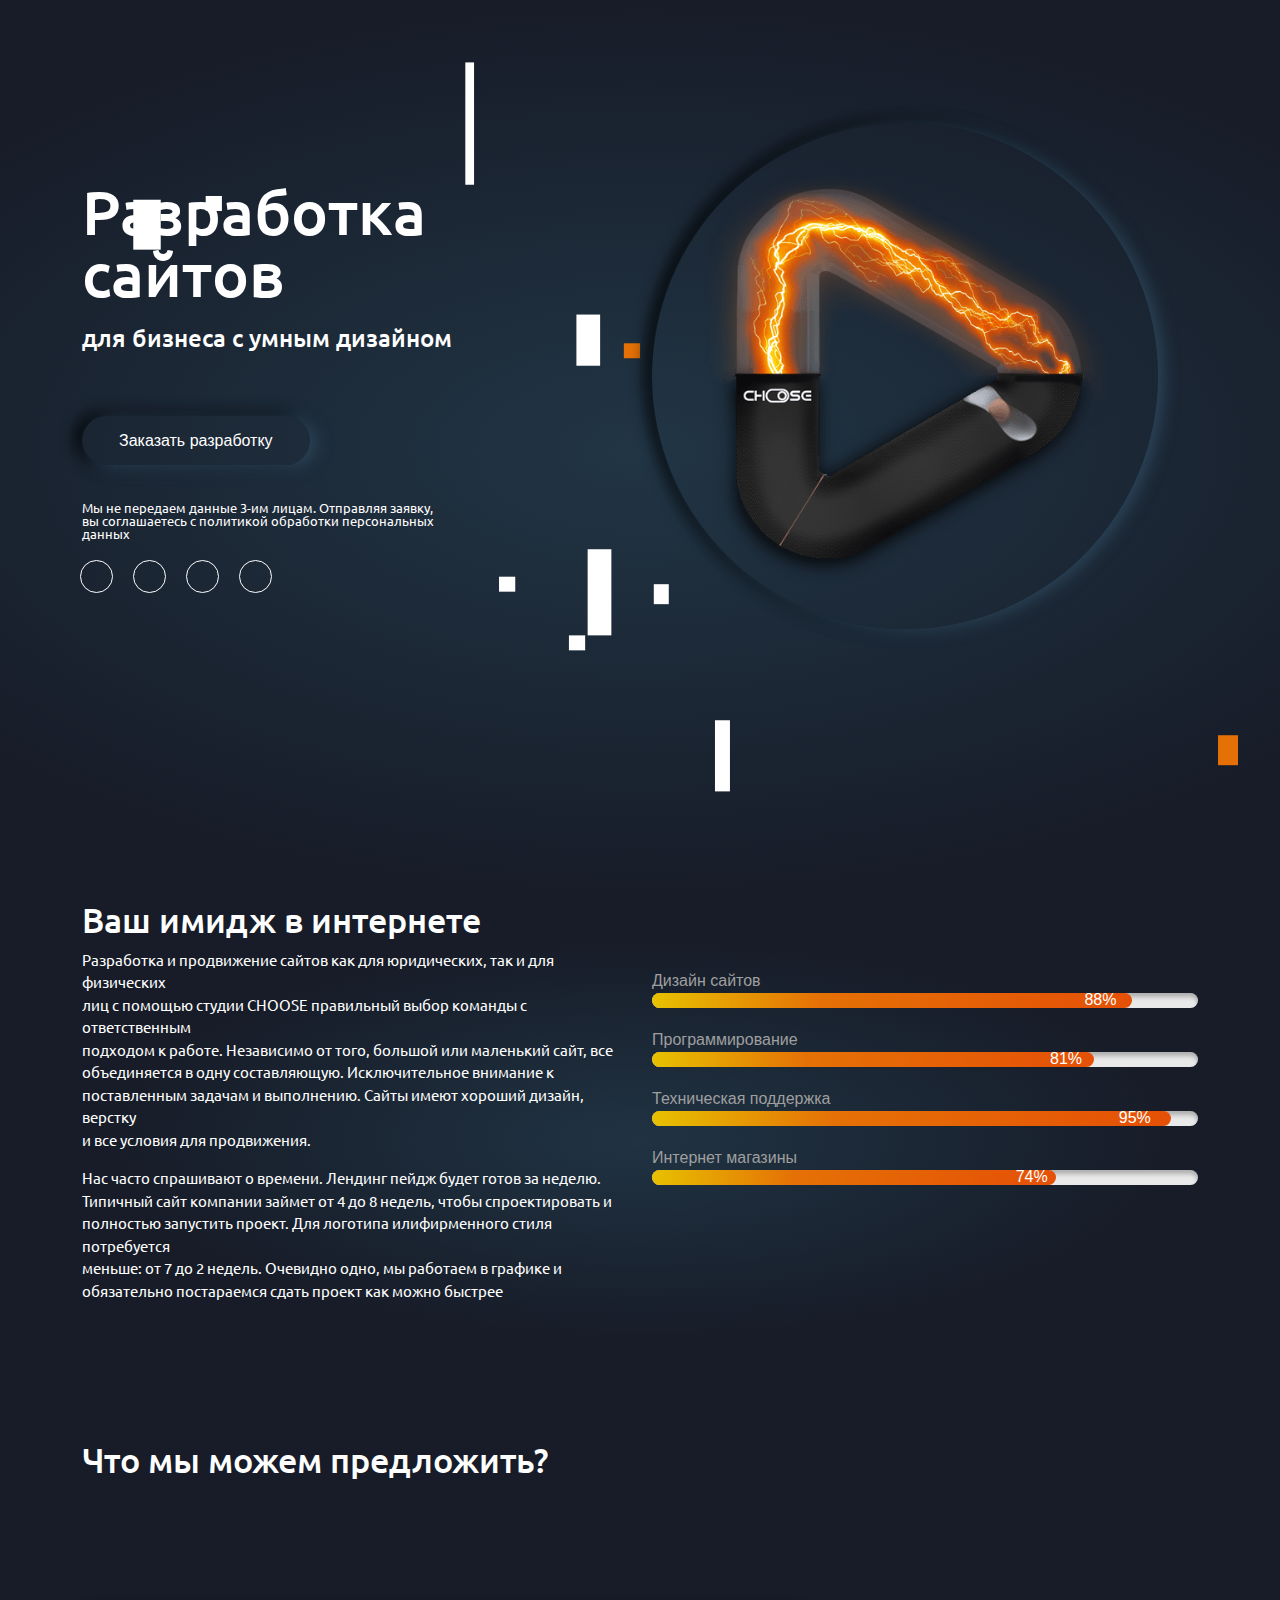
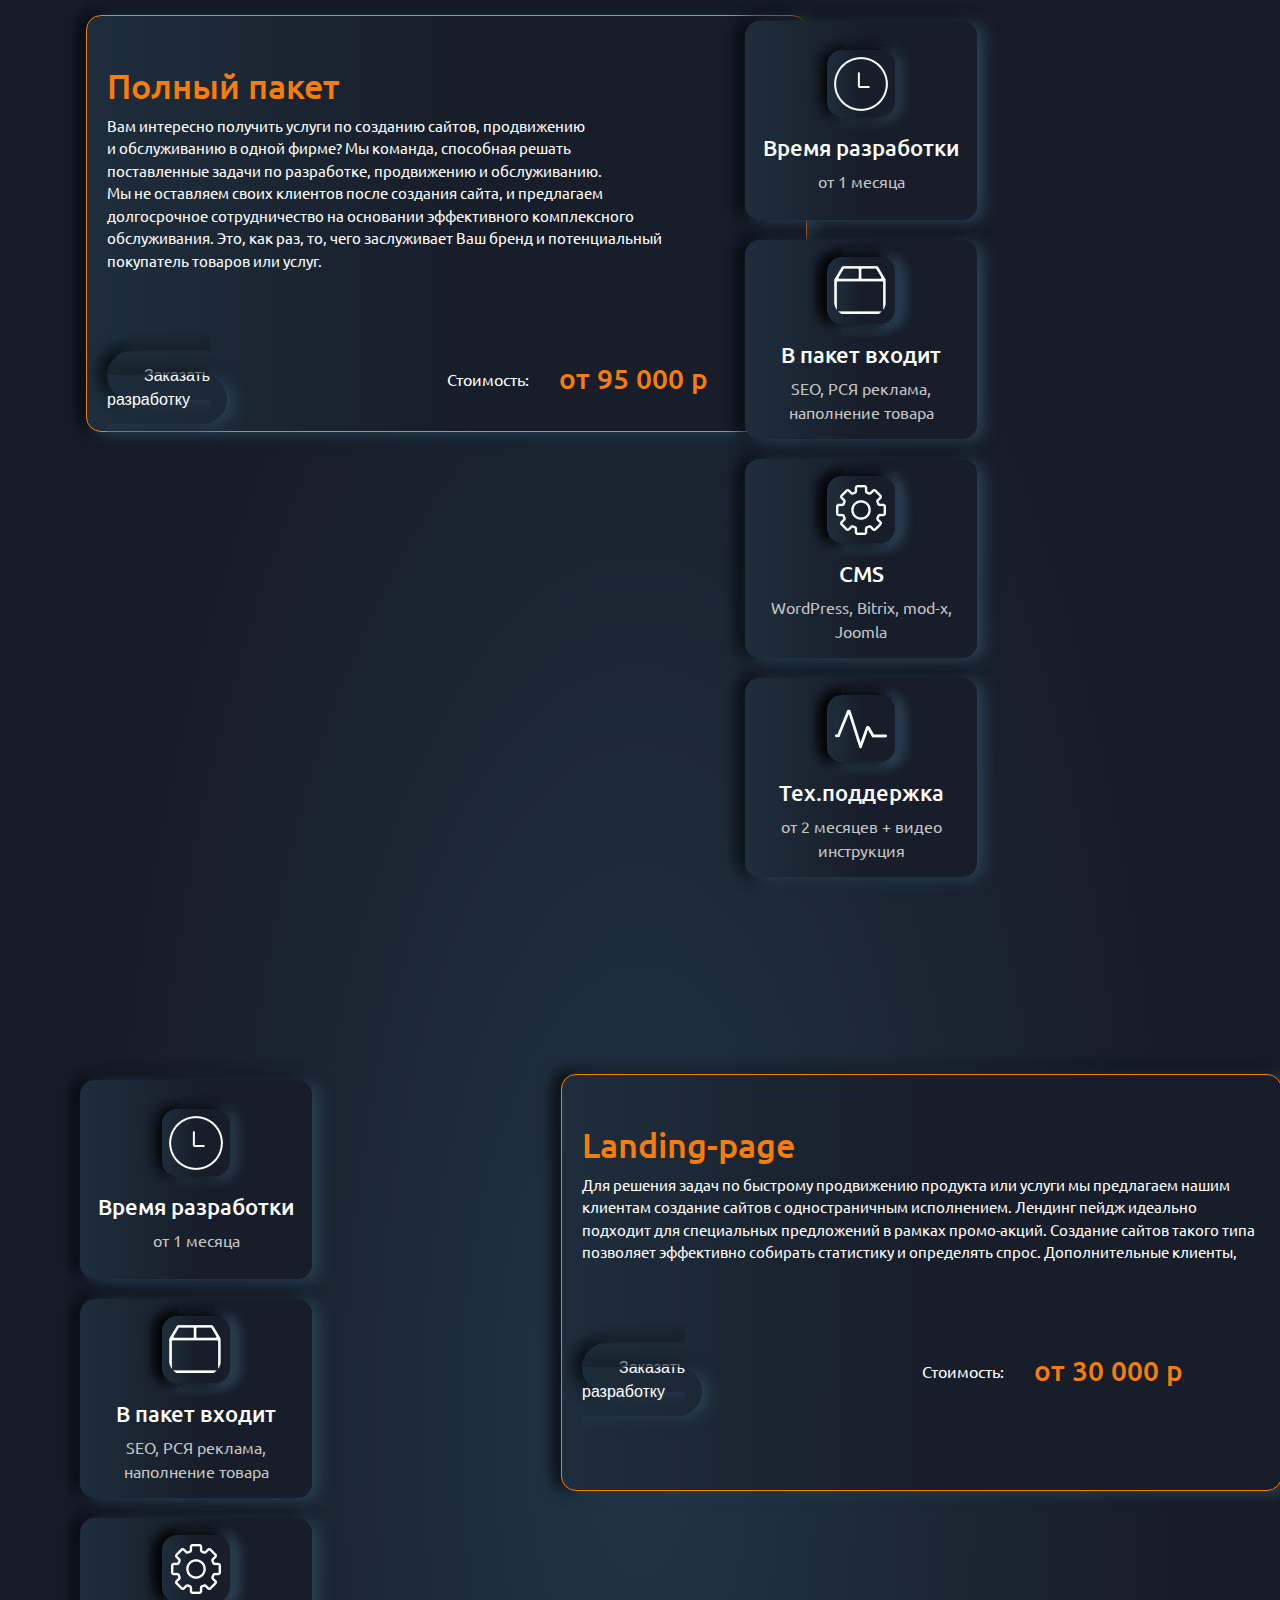
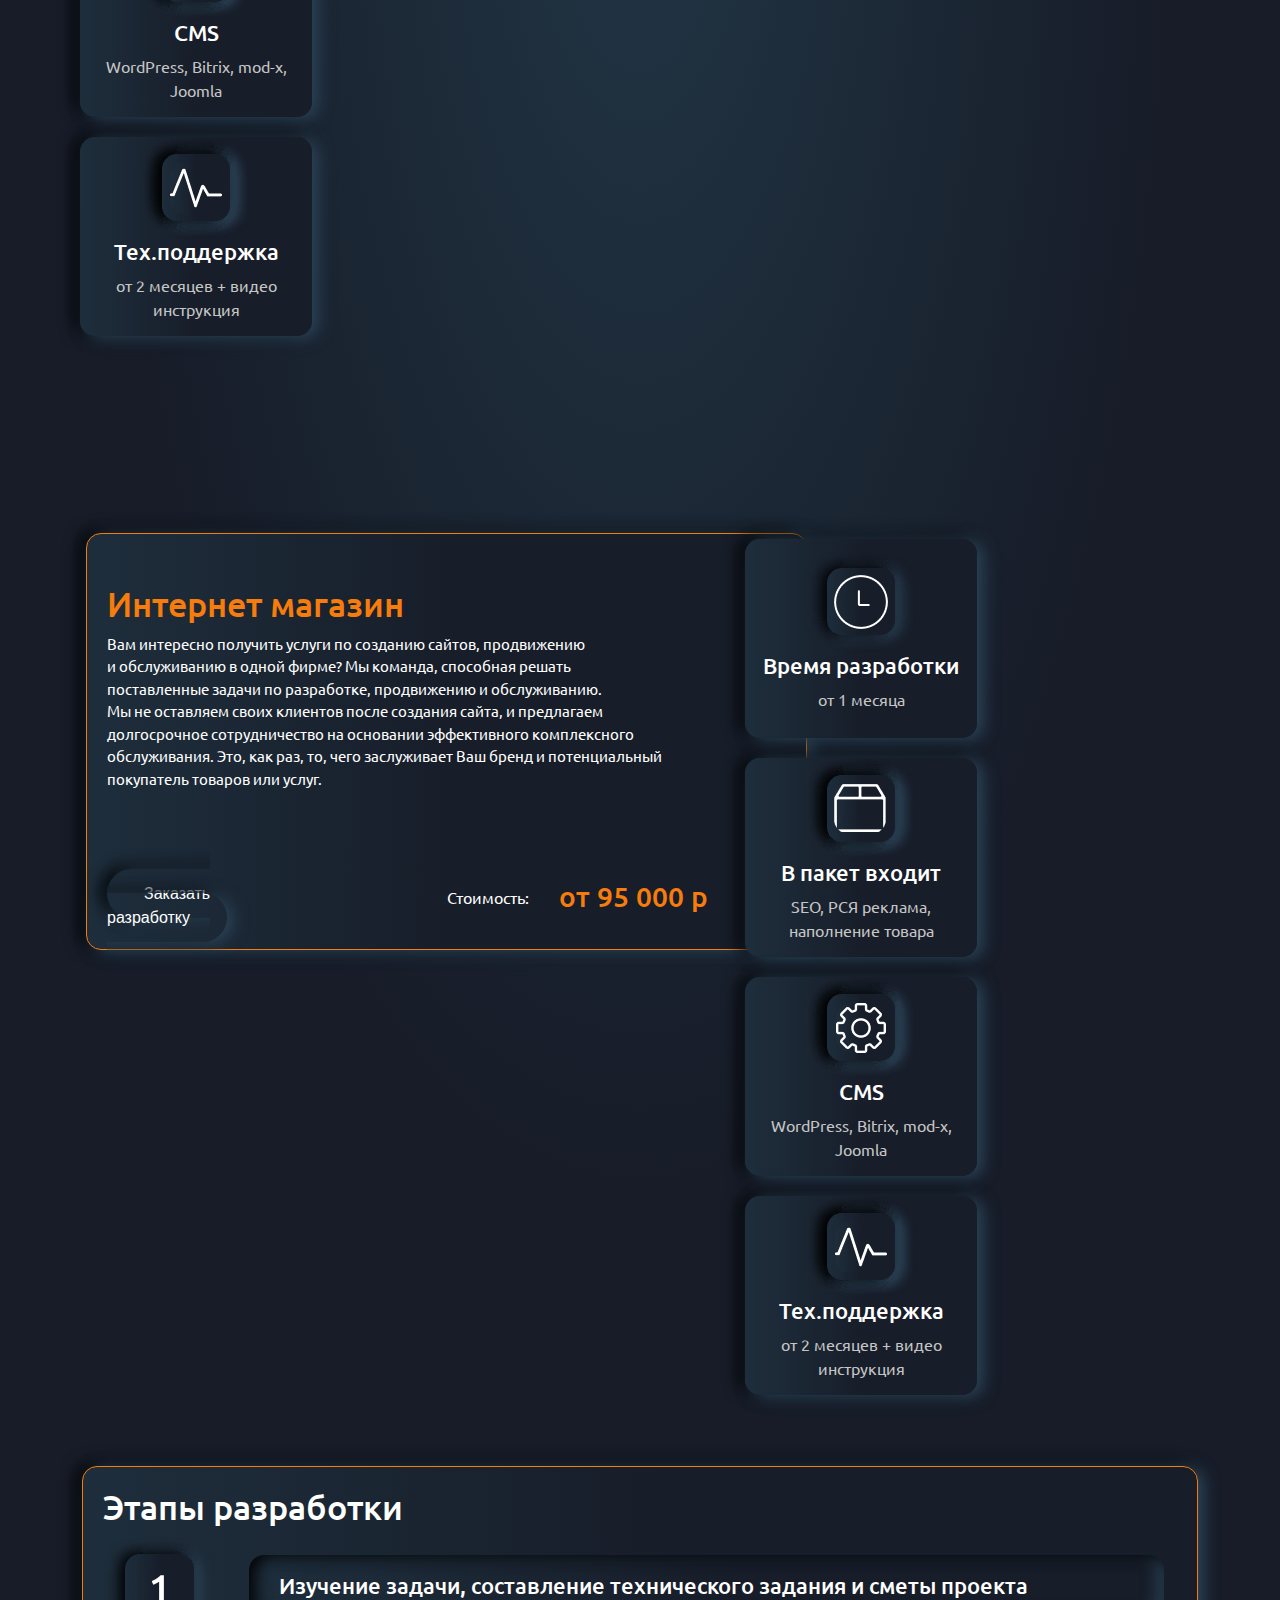
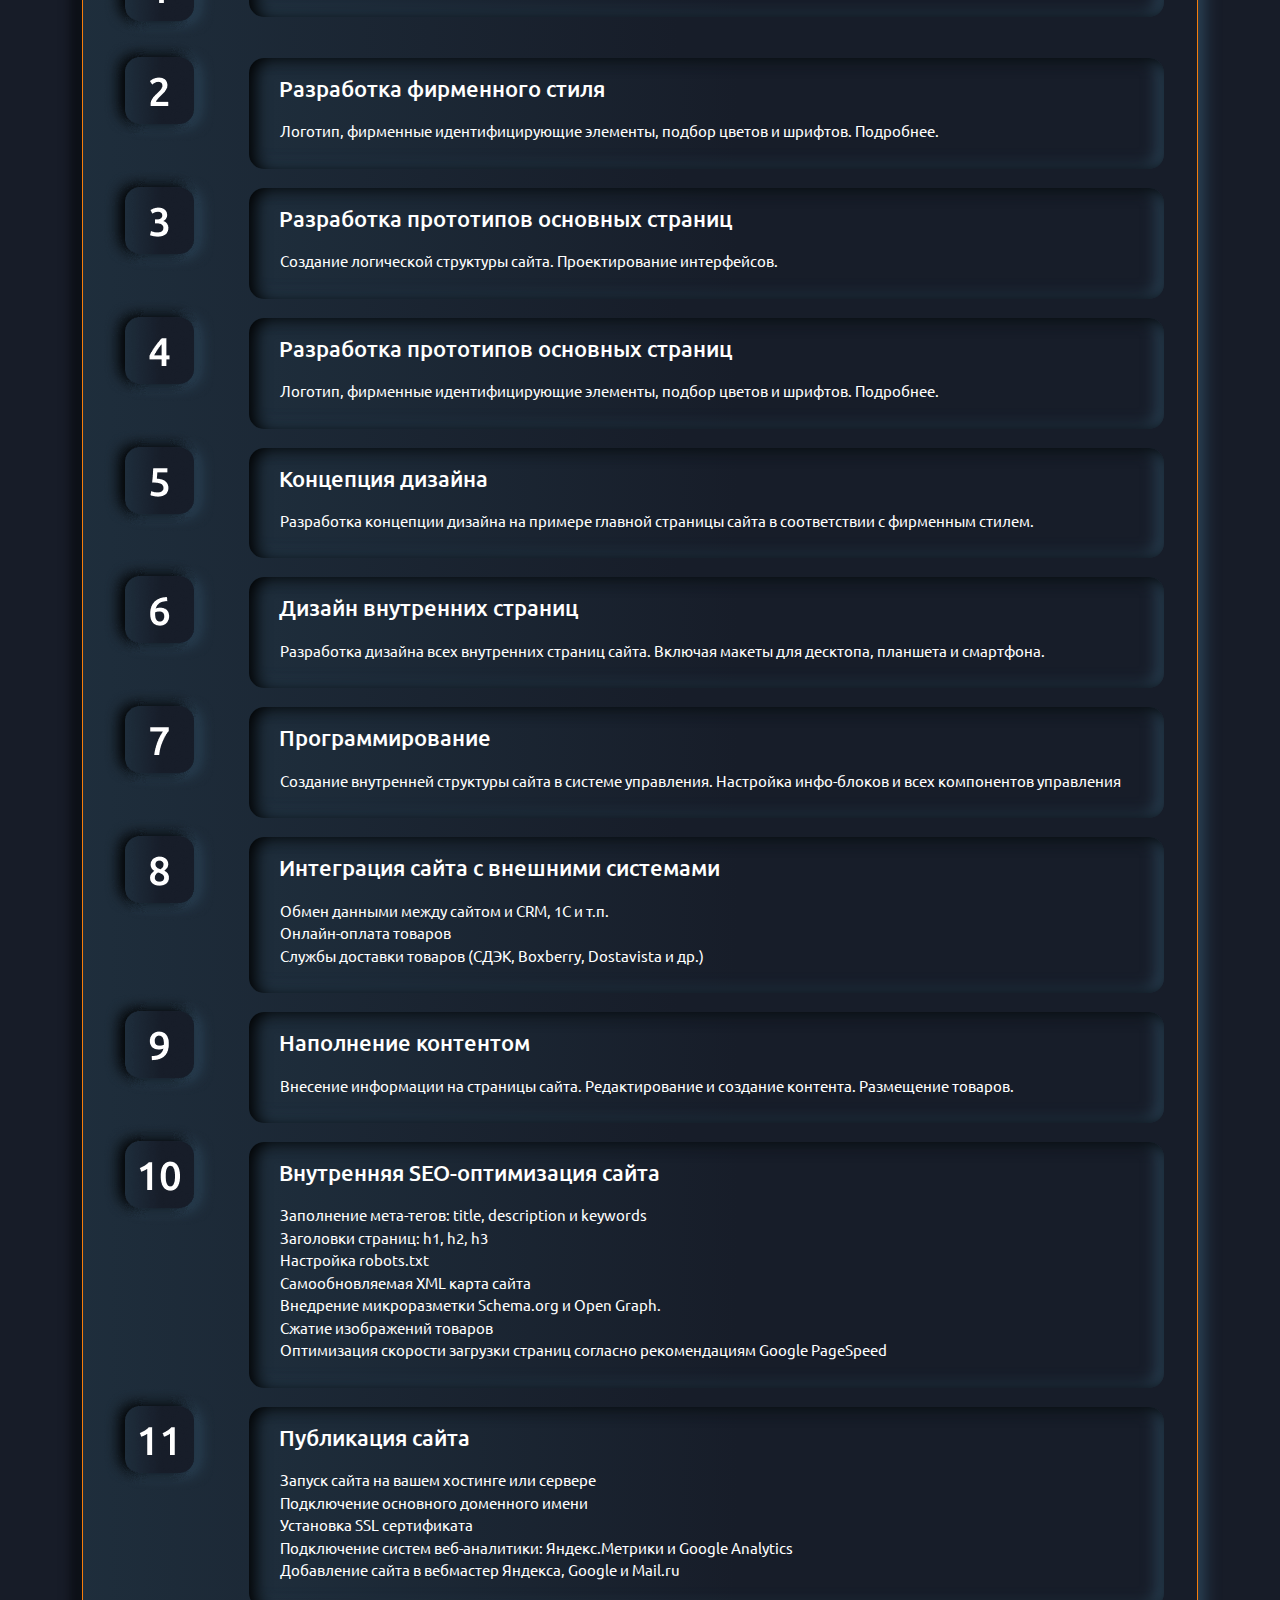
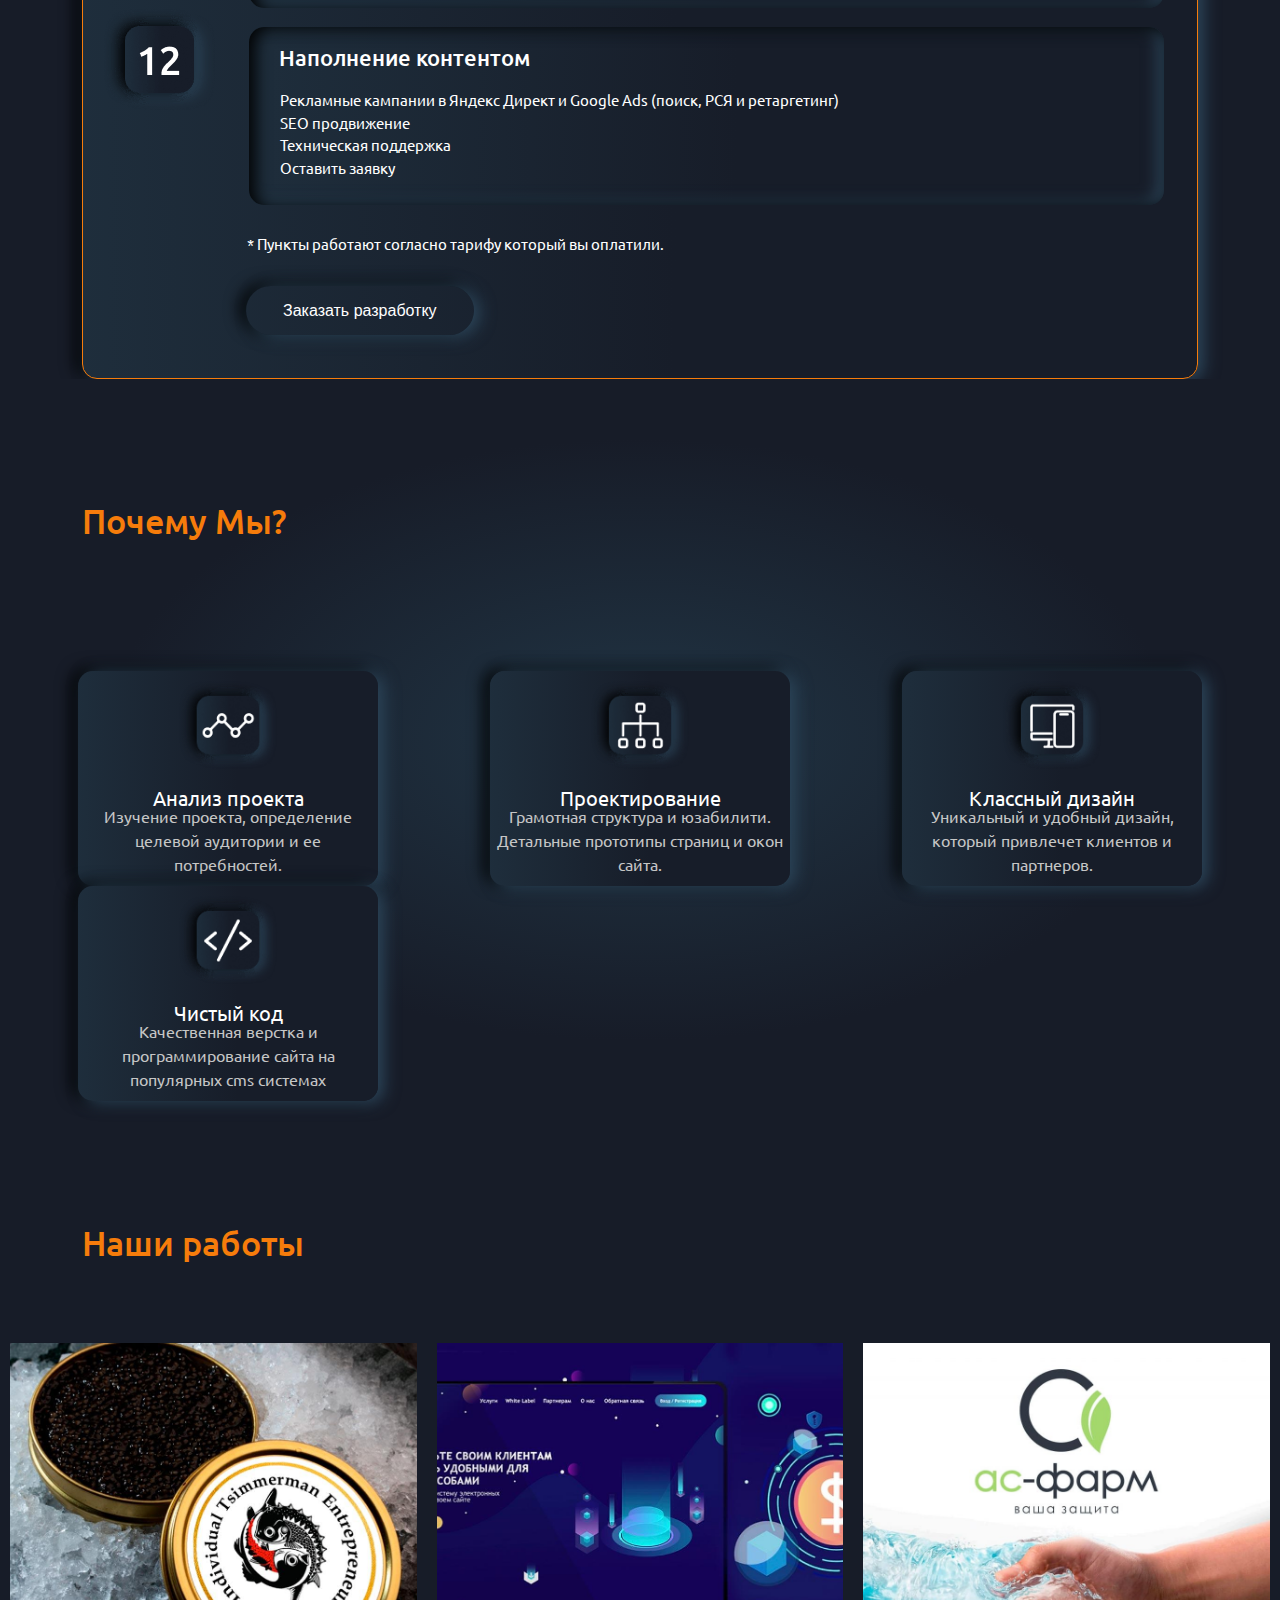
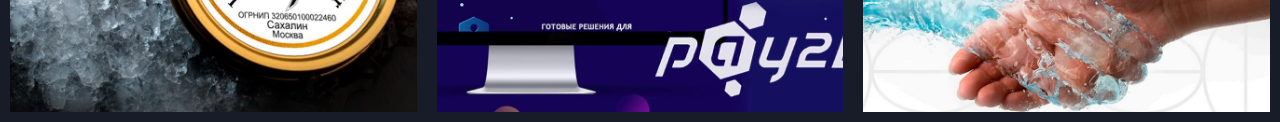
<file: index.html>
<!DOCTYPE html>
<html lang="en">
<head>
    <meta charset="UTF-8">
    <title>Title</title>
    <link rel="stylesheet" href="css_y/bootstrap.min.css">
    <link rel="stylesheet" href="css_y/style_y.css">
    <link href="https://fonts.googleapis.com/css2?family=Ubuntu:wght@500&display=swap" rel="stylesheet">
    <link rel="stylesheet" href="https://pro.fontawesome.com/releases/v5.10.0/css/all.css"
          integrity="sha384-AYmEC3Yw5cVb3ZcuHtOA93w35dYTsvhLPVnYs9eStHfGJvOvKxVfELGroGkvsg+p" crossorigin="anonymous"/>

</head>
<body>

<section id="hero">
    <div class="container">
        <div class="row">
            <div class="hero__left col-6">
                <h1>Разработка <br> сайтов</h1>
                <h3>для бизнеса с умным дизайном</h3>
                <div class="hero__left__btn">
                    <a href="#">
                        <span>Заказать разработку</span>
                    </a>
                </div>
                <h2>Мы не передаем данные 3-им лицам. Отправляя заявку,<br>
                    вы соглашаетесь с политикой обработки персональных <br>данных</h2>
                <div class="hero__left__icons row">
                    <div>
                        <a href="#">
                            <i class="fab fa-facebook"></i>
                        </a>
                    </div>
                    <div>
                        <a href="#">
                            <i class="fab fa-youtube"></i>
                        </a>
                    </div>
                    <div>
                        <a href="#">
                            <i class="fab fa-vk"></i>
                        </a>
                    </div>
                    <div>
                        <a href="#">
                            <i class="fab fa-instagram"></i>
                        </a>
                    </div>
                </div>
            </div>
            <div class="hero__right col-6">
                <div class="hero__right__circle">
                    <img src="./img_y/qqq.png" alt="">
                </div>
            </div>
        </div>
    </div>
</section>
<section id="about">
    <div class="container">
        <div class="row about__row">
            <h2 class="about__title">Ваш имидж в интернете</h2>
            <div class="about__left col-6">
                <p>Разработка и продвижение сайтов как для юридических, так и для физических<br> лиц с помощью студии
                    CHOOSE правильный выбор
                    команды с ответственным <br>подходом к работе. Независимо от того, большой или маленький сайт, все
                    <br> объединяется в одну составляющую.
                    Исключительное внимание к <br>поставленным задачам и выполнению. Сайты имеют хороший дизайн, верстку
                    <br>и все условия для продвижения.</p>
                <p>Нас часто спрашивают о времени. Лендинг пейдж будет готов за неделю.<br> Типичный сайт компании
                    займет от 4 до 8 недель, чтобы
                    спроектировать и <br>полностью запустить проект. Для логотипа илифирменного стиля потребуется <br>меньше:
                    от 7 до 2 недель. Очевидно
                    одно, мы работаем в графике и <br>обязательно постараемся сдать проект как можно быстрее</p>
            </div>
            <div class="about__right col-6">
                <div class="widget">
                    <span>Дизайн сайтов</span>
                    <div class="first__widget ">
                        <div class="widget__inner">
                            <p>88%</p>
                        </div>
                    </div>
                </div>
                <div class="widget">
                    <span>Программирование</span>
                    <div class="first__widget ">
                        <div class="widget__inner2">
                            <p>81%</p>
                        </div>
                    </div>
                </div>
                <div class="widget">
                    <span>Техническая поддержка</span>
                    <div class="first__widget ">
                        <div class="widget__inner3">
                            <p>95%</p>
                        </div>
                    </div>
                </div>
                <div class="widget">
                    <span>Интернет магазины</span>
                    <div class="first__widget ">
                        <div class="widget__inner4">
                            <p>74%</p>
                        </div>
                    </div>
                </div>
            </div>
        </div>
    </div>
</section>
<section id="offers">
    <div class="container">
        <h2 class="offers__title">Что мы можем предложить?</h2>
        <div class="row offers__row">
            <div class="offers__left col-7">
                <div class="offers__left__box">
                    <h2>Полный пакет</h2>
                    <p>
                        Вам интересно получить услуги по созданию сайтов, продвижению <br>и обслуживанию в одной фирме?
                        Мы команда, способная решать
                        <br>поставленные задачи по разработке, продвижению и обслуживанию. <br> Мы не оставляем своих
                        клиентов после создания сайта, и предлагаем
                        <br>долгосрочное сотрудничество на основании эффективного комплексного <br>обслуживания. Это,
                        как раз, то, чего заслуживает Ваш бренд и потенциальный
                        <br>покупатель товаров или услуг.
                    </p>
                    <div class="offers__left__bottom d-flex">
                        <div class="offers__left__btn ">
                            <a href="#">
                                <span>Заказать разработку</span>
                            </a>
                        </div>
                        <div class="offers__left__buy col-6 d-flex ">
                            <div>
                                <h3>Стоимость:</h3>
                            </div>
                            <div>
                                <p>от 95 000 р</p>
                            </div>
                        </div>
                    </div>

                </div>
            </div>
            <div class="offers__right col-5">
                <div class="row offers__right__top__row">
                    <div class="offers__right__block">
                        <img src="./img_y/Group-33.png" alt="">
                        <h2>Время разработки</h2>
                        <p>от 1 месяца</p>
                    </div>
                    <div class="offers__right__block">
                        <img src="./img_y/Group-12.png" alt="">
                        <h2>В пакет входит</h2>
                        <p>SEO, РСЯ реклама,
                            наполнение товара</p>
                    </div>
                </div>
                <div class="row offers__right__top__row">
                    <div class="offers__right__block">
                        <img src="./img_y/Group-13.png" alt="">
                        <h2>CMS</h2>
                        <p>WordPress, Bitrix,
                            mod-x, Joomla</p>
                    </div>
                    <div class="offers__right__block">
                        <img src="./img_y/Group-14.png" alt="">
                        <h2>Тех.поддержка</h2>
                        <p>от 2 месяцев
                            + видео инструкция</p>
                    </div>
                </div>
            </div>
        </div>
        <div class="row offers__row">
            <div class="offers__right col-5">
                <div class="row offers__right__top__row2">
                    <div class="offers__right__block">
                        <img src="./img_y/Group-33.png" alt="">
                        <h2>Время разработки</h2>
                        <p>от 1 месяца</p>
                    </div>
                    <div class="offers__right__block">
                        <img src="./img_y/Group-12.png" alt="">
                        <h2>В пакет входит</h2>
                        <p>SEO, РСЯ реклама,
                            наполнение товара</p>
                    </div>
                </div>
                <div class="row offers__right__top__row2">
                    <div class="offers__right__block">
                        <img src="./img_y/Group-13.png" alt="">
                        <h2>CMS</h2>
                        <p>WordPress, Bitrix,
                            mod-x, Joomla</p>
                    </div>
                    <div class="offers__right__block">
                        <img src="./img_y/Group-14.png" alt="">
                        <h2>Тех.поддержка</h2>
                        <p>от 2 месяцев
                            + видео инструкция</p>
                    </div>
                </div>
            </div>
            <div class="offers__left col-7">
                <div class="offers__left__box">
                    <h2>Landing-page</h2>
                    <p>
                        Для решения задач по быстрому продвижению продукта или услуги мы предлагаем нашим <br>клиентам
                        создание сайтов с одностраничным исполнением. Лендинг пейдж идеально
                        <br>подходит для специальных предложений в рамках промо-акций. Создание сайтов такого типа
                        позволяет эффективно собирать статистику и определять спрос. Дополнительные клиенты,
                    </p>

                    <div class="offers__left__bottom d-flex">
                        <div class="offers__left__btn ">
                            <a href="#">
                                <span>Заказать разработку</span>
                            </a>
                        </div>
                        <div class="offers__left__buy col-6 d-flex ">
                            <div>
                                <h3>Стоимость:</h3>
                            </div>
                            <div>
                                <p>от 30 000 р</p>
                            </div>
                        </div>
                    </div>
                </div>
            </div>
        </div>
        <div class="row offers__row">
            <div class="offers__left col-7">
                <div class="offers__left__box">
                    <h2>Интернет магазин</h2>
                    <p>
                        Вам интересно получить услуги по созданию сайтов, продвижению <br>и обслуживанию в одной фирме?
                        Мы команда, способная решать
                        <br>поставленные задачи по разработке, продвижению и обслуживанию. <br>Мы не оставляем своих
                        клиентов после создания сайта, и предлагаем
                        <br>долгосрочное сотрудничество на основании эффективного комплексного <br> обслуживания. Это,
                        как раз, то, чего заслуживает Ваш бренд и потенциальный
                        <br>покупатель товаров или услуг.
                    </p>
                    <div class="offers__left__bottom d-flex">
                        <div class="offers__left__btn ">
                            <a href="#">
                                <span>Заказать разработку</span>
                            </a>
                        </div>
                        <div class="offers__left__buy col-6 d-flex ">
                            <div>
                                <h3>Стоимость:</h3>
                            </div>
                            <div>
                                <p>от 95 000 р</p>
                            </div>
                        </div>
                    </div>

                </div>
            </div>
            <div class="offers__right col-5">
                <div class="row offers__right__top__row">
                    <div class="offers__right__block">
                        <img src="./img_y/Group-33.png" alt="">
                        <h2>Время разработки</h2>
                        <p>от 1 месяца</p>
                    </div>
                    <div class="offers__right__block">
                        <img src="./img_y/Group-12.png" alt="">
                        <h2>В пакет входит</h2>
                        <p>SEO, РСЯ реклама,
                            наполнение товара</p>
                    </div>
                </div>
                <div class="row offers__right__top__row">
                    <div class="offers__right__block">
                        <img src="./img_y/Group-13.png" alt="">
                        <h2>CMS</h2>
                        <p>WordPress, Bitrix,
                            mod-x, Joomla</p>
                    </div>
                    <div class="offers__right__block">
                        <img src="./img_y/Group-14.png" alt="">
                        <h2>Тех.поддержка</h2>
                        <p>от 2 месяцев
                            + видео инструкция</p>
                    </div>
                </div>
            </div>
        </div>
    </div>
</section>
<section id="development">
    <div class="container">
        <div class="development__box">
            <h2>Этапы разработки</h2>
            <div class="row">
                <div class="num col-lg-2">
                    <img src="./img_y/Group-15-1.png" alt="">
                </div>
                <div class="development__box__text col-lg-10">
                    <h3>Изучение задачи, составление технического задания и сметы проекта</h3>
                </div>
            </div>
            <div class="row">
                <div class="num col-lg-2">
                    <img src="./img_y/Group-16-1.png" alt="">
                </div>
                <div class="development__box__text col-lg-10">
                    <h3>Разработка фирменного стиля</h3>
                    <p>Логотип, фирменные идентифицирующие элементы, подбор цветов и шрифтов. Подробнее.</p>
                </div>
            </div>
            <div class="row">
                <div class="num col-lg-2">
                    <img src="./img_y/Group-17-1.png" alt="">
                </div>
                <div class="development__box__text col-lg-10">
                    <h3>Разработка прототипов основных страниц</h3>
                    <p>Создание логической структуры сайта. Проектирование интерфейсов.</p>
                </div>
            </div>
            <div class="row">
                <div class="num col-lg-2">
                    <img src="./img_y/Group-18-1.png" alt="">
                </div>
                <div class="development__box__text col-lg-10">
                    <h3>Разработка прототипов основных страниц</h3>
                    <p>Логотип, фирменные идентифицирующие элементы, подбор цветов и шрифтов. Подробнее.</p>
                </div>
            </div>
            <div class="row">
                <div class="num col-lg-2">
                    <img src="./img_y/Group-19-1.png" alt="">
                </div>
                <div class="development__box__text col-lg-10">
                    <h3>Концепция дизайна</h3>
                    <p>Разработка концепции дизайна на примере главной страницы сайта в соответствии с фирменным стилем.</p>
                </div>
            </div>
            <div class="row">
                <div class="num col-lg-2">
                    <img src="./img_y/Group-20-1.png" alt="">
                </div>
                <div class="development__box__text col-lg-10">
                    <h3>Дизайн внутренних страниц</h3>
                    <p>Разработка дизайна всех внутренних страниц сайта. Включая макеты для десктопа, планшета и смартфона.</p>
                </div>
            </div>
            <div class="row">
                <div class="num col-lg-2">
                    <img src="./img_y/Group-21-1.png" alt="">
                </div>
                <div class="development__box__text col-lg-10">
                    <h3>Программирование</h3>
                    <p>Создание внутренней структуры сайта в системе управления. Настройка инфо-блоков и всех компонентов управления</p>
                </div>
            </div>
            <div class="row">
                <div class="num col-lg-2">
                    <img src="./img_y/Group-22-1.png" alt="">
                </div>
                <div class="development__box__text col-lg-10">
                    <h3>Интеграция сайта с внешними системами</h3>
                    <p>Обмен данными между сайтом и CRM, 1С и т.п. <br> Онлайн-оплата товаров <br> Службы доставки товаров (СДЭК, Boxberry, Dostavista и др.)</p>
                </div>
            </div>
            <div class="row">
                <div class="num col-lg-2">
                    <img src="./img_y/Group-23-1.png" alt="">
                </div>
                <div class="development__box__text col-lg-10">
                    <h3>Наполнение контентом</h3>
                    <p>Внесение информации на страницы сайта. Редактирование и создание контента. Размещение товаров.</p>
                </div>
            </div>
            <div class="row">
                <div class="num col-lg-2">
                    <img src="./img_y/Group-24-1.png" alt="">
                </div>
                <div class="development__box__text col-lg-10">
                    <h3>Внутренняя SEO-оптимизация сайта</h3>
                    <p>Заполнение мета-тегов: title, description и keywords <br>
                        Заголовки страниц: h1, h2, h3 <br>
                        Настройка robots.txt <br>
                        Самообновляемая XML карта сайта <br>
                        Внедрение микроразметки Schema.org и Open Graph. <br>
                        Сжатие изображений товаров <br>
                        Оптимизация скорости загрузки страниц согласно рекомендациям Google PageSpeed</p>
                </div>
            </div>
            <div class="row">
                <div class="num col-lg-2">
                    <img src="./img_y/Group-25-1.png" alt="">
                </div>
                <div class="development__box__text col-lg-10">
                    <h3>Публикация сайта</h3>
                    <p>Запуск сайта на вашем хостинге или сервере <br>
                        Подключение основного доменного имени <br>
                        Установка SSL сертификата <br>
                        Подключение систем веб-аналитики: Яндекс.Метрики и Google Analytics <br>
                        Добавление сайта в вебмастер Яндекса, Google и Mail.ru</p>
                </div>
            </div>
            <div class="row">
                <div class="num col-lg-2">
                    <img src="./img_y/Group-26-1.png" alt="">
                </div>
                <div class="development__box__text col-lg-10">
                    <h3>Наполнение контентом</h3>
                    <p>Рекламные кампании в Яндекс Директ и Google Ads (поиск, РСЯ и ретаргетинг) <br>
                        SEO продвижение <br>
                        Техническая поддержка <br>
                        Оставить заявку</p>
                </div>
            </div>
            <div class="development__box__text__desc">
                <p>* Пункты работают согласно тарифу который вы оплатили.</p>
                <div class="development__box__text__btn ">
                    <a href="#">
                        <span>Заказать разработку</span>
                    </a>
                </div>
            </div>
        </div>
    </div>
</section>
<section id="about2">
    <div class="container">
        <h1 class="about2__title" >Почему Мы?</h1>
        <div class="row justify-content-between">
            <div class="about__block2">
                <img src="./img_y/Group-35 (2).png" alt="">
                <h1>Анализ проекта</h1>
                <p>Изучение проекта, определение <br> целевой аудитории и ее <br>потребностей.</p>
            </div>
            <div class="about__block2">
                <img src="./img_y/Group-36.png" alt="">
                <h1>Проектирование</h1>
                <p>Грамотная структура и юзабилити. Детальные прототипы страниц и окон сайта.</p>
            </div>
            <div class="about__block2">
                <img src="./img_y/Group-37.png" alt="">
                <h1>Классный дизайн</h1>
                <p>Уникальный и удобный дизайн, который привлечет клиентов и партнеров.</p>
            </div>
            <div class="about__block2">
                <img src="./img_y/Group-38.png" alt="">
                <h1>Чистый код</h1>
                <p>Качественная верстка и программирование сайта на популярных cms системах</p>
            </div>
        </div>
    </div>
</section>
<section id="about__task">
    <div class="container">
        <h1>Наши работы</h1>
    </div>
    <div class="first__row d-flex justify-content-center">
        <div class="about__task__img1">
            <div class="">
                <div class="about__task__hover">
            </div>
            </div>
        </div>
        <div class="about__task__img2">
            <div class=""><div class="about__task__hover2"></div></div>

        </div>
        <div class="about__task__img3">
            <div class=""><div class="about__task__hover3"></div></div>

        </div>
    </div>
</section>
</body>
</html>
</file>
<file: css_y/style_y.css>
* {
    margin: 0;
    padding: 0;
}

body {

    margin: 0;
    font-family: -apple-system, BlinkMacSystemFont, Segoe UI, Roboto, Helvetica Neue, Arial, Noto Sans, sans-serif;
    font-size: 1rem;
    font-weight: 400;
    line-height: 1.5;
    color: #333;
}

#hero {
    background: url("../img_y/fonD.svg") no-repeat center/cover;
    min-height: 100vh;
}

.hero__left {
    padding-top: 180px;
}

.hero__left h1 {
    color: #FFFFFF;
    font-family: "Ubuntu", sans-serif;
    font-size: 62px;
    font-weight: 500;
    line-height: 1;
    margin-bottom: 20px;
}

.hero__left h3 {
    color: #FFFFFF;
    font-family: "Ubuntu", sans-serif;
    font-size: 24px;
    font-weight: 500;
    margin-bottom: 20px;
}

.hero__left__btn {
    margin-top: 76px;
}

.hero__left__btn a {
    text-decoration: none;
    font-size: 16px;
    font-weight: 400;
    fill: #FFFFFF;
    color: #FFFFFF;
    padding: 16px 37px 16px 37px;
    box-shadow: 6px 2px 16px #2d475c, -6px -2px 16px #000000;
    border-radius: 100px
}

.hero__left__btn a:hover {
    background: linear-gradient(
            91deg, #213443 -19.89%, #171D29 53.36%);
    box-shadow: inset 6px 2px 16px #000000, inset -6px -2px 16px #2d475c;
    border-radius: 100px;
}

.hero__left h2 {
    color: #FFFFFF;
    font-family: "Ubuntu", sans-serif;
    font-size: 13px;
    font-weight: 400;
    line-height: 1;
    margin: 48px 0 0 0;
}

.hero__left__icons {
    margin-top: 20px;
}

.hero__left__icons div {
    display: flex;
    justify-content: center;
    align-items: center;
    background: transparent;
    margin: 0 10px;
    width: 33px;
    height: 33px;
    border: 1px solid #FFFFFF;
    border-radius: 50%;
    transition: 0.3s;
}

.hero__left__icons div :hover {
    transform: scale(1.3);

}

.hero__left__icons div i {
    color: #FFFFFF;
}

.hero__left__icons div i:hover {
    color: #F67C0B;
}

.hero__right__circle {
    display: flex;
    justify-content: center;
    align-items: center;
    position: relative;
    width: 506px;
    height: 506px;
    box-shadow: 6px 2px 16px #2d475c, -6px -2px 16px #000000;
    border-radius: 50%;
    margin-top: 123px;
}

.hero__right__circle img {
    width: 416px;
    height: 416px;
    position: absolute;
}

#about {
    background-color: transparent;
    background-image: radial-gradient(at center center, #203343 0%, #171C28 59%);
}

.about__row {
    padding-bottom: 61px;
}

.about__title {
    color: #FFFFFF;
    font-family: "Ubuntu", sans-serif;
    font-size: 34px;
    font-weight: 500;
}

.about__left p {
    color: #FFFFFF;
    font-family: "Ubuntu", sans-serif;
    font-size: 15px;
    font-weight: 400;
    line-height: 1.5;
}

.widget {
    margin-top: 20px;
}

.first__widget {

    background: #E9E9E9;
    box-shadow: inset 0 4px 4px rgb(0 0 0 / 25%);
    border-radius: 12px;
    height: 15px;
    width: 100%;
}

.widget span {
    color: #9F9F9F;
}

.widget__inner {
    position: relative;
    height: 15px;
    width: 88%;
    background: rgb(231, 193, 0);
    background: linear-gradient(
            90deg, rgba(231, 193, 0, 1) 0%, rgba(229, 113, 6, 1) 35%, rgba(229, 80, 6, 1) 100%);
    border-radius: 10px;
    animation: cloud 2s alternate;
}

@keyframes cloud {
    0% {
        width: 0;
        height: 15px;
    }
    100% {
        width: 88%;
        height: 15px;
    }
}

.widget__inner p {
    margin-left: 90%;
    color: #FFFFFF;
    position: absolute;
    margin-top: -5px;

}

.widget__inner2 {
    position: relative;
    height: 15px;
    width: 81%;
    background: rgb(231, 193, 0);
    background: linear-gradient(
            90deg, rgba(231, 193, 0, 1) 0%, rgba(229, 113, 6, 1) 35%, rgba(229, 80, 6, 1) 100%);
    border-radius: 10px;
    animation: cloud2 2s alternate;
}

@keyframes cloud2 {
    0% {
        width: 0;
        height: 15px;
    }
    100% {
        width: 81%;
        height: 15px;
    }
}

.widget__inner2 p {
    margin-left: 90%;
    color: #FFFFFF;
    position: absolute;
    margin-top: -5px;

}

.widget__inner3 {
    position: relative;
    height: 15px;
    width: 95%;
    background: rgb(231, 193, 0);
    background: linear-gradient(
            90deg, rgba(231, 193, 0, 1) 0%, rgba(229, 113, 6, 1) 35%, rgba(229, 80, 6, 1) 100%);
    border-radius: 10px;
    animation: cloud3 2s alternate;
}

@keyframes cloud3 {
    0% {
        width: 0;
        height: 15px;
    }
    100% {
        width: 95%;
        height: 15px;
    }
}

.widget__inner3 p {
    margin-left: 90%;
    color: #FFFFFF;
    position: absolute;
    margin-top: -5px;

}

.widget__inner4 {
    position: relative;
    height: 15px;
    width: 74%;
    background: rgb(231, 193, 0);
    background: linear-gradient(
            90deg, rgba(231, 193, 0, 1) 0%, rgba(229, 113, 6, 1) 35%, rgba(229, 80, 6, 1) 100%);
    border-radius: 10px;
    animation: cloud4 2s alternate;
}

@keyframes cloud4 {
    0% {
        width: 0;
        height: 15px;
    }
    100% {
        width: 74%;
        height: 15px;
    }
}

.widget__inner4 p {
    margin-left: 90%;
    color: #FFFFFF;
    position: absolute;
    margin-top: -5px;
}


#offers {

    background-color: transparent;
    background-image: radial-gradient(at center center, #213545 0%, #171C28 59%);
}

.offers__row {
    padding-top: 122px;
    padding-bottom: 61px;
}

.offers__title {
    color: #FFFFFF;
    font-family: "Ubuntu", sans-serif;
    font-size: 34px;
    font-weight: 500;
    padding-top: 61px;
}

.offers__left {


}

.offers__left__box {
    width: 721px;
    height: 417px;
    background: linear-gradient(
            90.11deg, #213443 -19.89%, #171D29 53.36%);
    box-shadow: 6px 2px 16px #2d475c, -6px -2px 16px #000000;
    border-radius: 15px;
    border-style: solid;
    border-width: 1px 1px 1px 1px;
    border-color: #F67C0B;
    transition: background 0.3s, border 0.3s, border-radius 0.3s, box-shadow 0.3s;
    margin: 4px 4px 4px 4px;
    padding: 20px 20px 20px 20px;
}

.offers__left__box h2 {
    color: #F67C0B;
    font-family: "Ubuntu", sans-serif;
    font-size: 34px;
    font-weight: 500;
    z-index: 4;
    margin-top: 30px;
}

.offers__left__box p {
    color: #FFFFFF;
    font-family: "Ubuntu", sans-serif;
    font-size: 15px;
}

.offers__left__btn {
    margin-top: 76px;
}

.offers__left__btn a {
    text-decoration: none;
    font-size: 16px;
    font-weight: 400;
    fill: #FFFFFF;
    color: #FFFFFF;
    padding: 16px 37px 16px 37px;
    box-shadow: 6px 2px 16px #2d475c, -6px -2px 16px #000000;
    border-radius: 100px;
}

.offers__left__btn a:hover {
    background: linear-gradient(
            91deg, #213443 -19.89%, #171D29 53.36%);
    box-shadow: inset 6px 2px 16px #000000, inset -6px -2px 16px #2d475c;
    border-radius: 100px;
}

.offers__right {
    display: flex;
    flex-direction: column;
    /*align-items: flex-end;*/
}

.offers__left__buy {
    margin-top: 82px;
    margin-left: 115px;
}

.offers__left__buy h3 {
    color: #FFFFFF;
    font-family: "Ubuntu", sans-serif;
    font-size: 16px;
    font-weight: 400;
}

.offers__left__buy p {
    color: #F67C0B;
    font-family: "Ubuntu", sans-serif;
    font-size: 28px;
    font-weight: 500;
    padding-left: 30px;
    margin-top: -13px;
}

.offers__right__block {
    display: flex;
    justify-content: center;
    align-items: center;
    flex-direction: column;
    width: 232px;
    height: 199px;
    background: linear-gradient(
            90.11deg, #213443 -19.89%, #171D29 53.36%);
    box-shadow: 6px 2px 16px #2d475c, -6px -2px 16px #000000;
    border-radius: 15px;
    margin: 10px;

}

.offers__right__block:hover {
    background: linear-gradient(
            91deg, #213443 -19.89%, #171D29 53.36%);
    box-shadow: inset 6px 2px 16px #000000, inset -6px -2px 16px #2d475c;
    border-radius: 15px;
}

.offers__right__block h2 {
    color: #FFFFFF;
    font-family: "Ubuntu", sans-serif;
    font-size: 22px;
    font-weight: 500;
}

.offers__right__block p {
    color: #C6C6C6;
    font-family: "Ubuntu", sans-serif;
    font-size: 16px;
    font-weight: 400;
    text-align: center;
}

#development {
    background-color: transparent;
    background-image: radial-gradient(at center center, #213545 0%, #171C28 59%);
}

.development__box {
    width: 100%;
    background: linear-gradient(
            90.11deg, #213443 -19.89%, #171D29 53.36%);
    box-shadow: 6px 2px 16px #2d475c, -6px -2px 16px #000000;
    border-radius: 15px;
    border-style: solid;
    border-width: 1px 1px 1px 1px;
    border-color: #F67C0B;
    transition: background 0.3s, border 0.3s, border-radius 0.3s, box-shadow 0.3s;
    padding: 20px 20px 20px 20px;
}

.development__box h2 {
    color: #FFFFFF;
    font-family: "Ubuntu", sans-serif;
    font-size: 34px;
    font-weight: 500;
}

.development__box__text {
    height: 75%;
    background: linear-gradient(
            91deg, #213443 -19.89%, #171D29 53.36%);
    box-shadow: inset 6px 2px 16px #000000, inset -6px -2px 16px #2d475c;
    border-radius: 15px;
    margin-top: -84px;
    margin-left: 158px

}

.development__box__text h3 {
    color: #FFFFFF;
    font-family: "Ubuntu", sans-serif;
    font-size: 22px;
    font-weight: 500;
    margin: 6px 6px 6px 6px;
    padding: 12px 12px 12px 12px;
}

.development__box__text p {
    color: #FFFFFF;
    font-family: "Ubuntu", sans-serif;
    font-size: 15px;
    padding-left: 19px;
    padding-bottom: 10px;
}

.development__box__text__desc p {
    color: #FFFFFF;
    font-family: "Ubuntu", sans-serif;
    font-size: 15px;
    padding-left: 144px;
    padding-top: 28px
}

.development__box__text__btn {
    margin-top: 43px;
    margin-left: 143px;
    margin-bottom: 35px;
}

.development__box__text__btn a {
    text-decoration: none;
    font-size: 16px;
    font-weight: 400;
    fill: #FFFFFF;
    color: #FFFFFF;
    padding: 16px 37px 16px 37px;
    box-shadow: 6px 2px 16px #2d475c, -6px -2px 16px #000000;
    border-radius: 100px;
}

.development__box__text__btn a:hover {
    background: linear-gradient(
            91deg, #213443 -19.89%, #171D29 53.36%);
    box-shadow: inset 6px 2px 16px #000000, inset -6px -2px 16px #2d475c;
    border-radius: 100px;
}

#about2 {
    background-color: transparent;
    background-image: radial-gradient(at center center, #213545 0%, #171C28 59%);
}

.about2__title {
    color: #F67C0B;
    font-family: "Ubuntu", sans-serif;
    font-size: 34px;
    font-weight: 500;
    padding-top: 122px;
    padding-bottom: 122px;

}

.about__block2:hover {
    background: linear-gradient(
            91deg, #213443 -19.89%, #171D29 53.36%);
    box-shadow: inset 6px 2px 16px #000000, inset -6px -2px 16px #2d475c;
    border-radius: 15px;
}

.about__block2 {
    display: flex;
    flex-direction: column;
    justify-content: space-around;
    align-items: center;
    width: 300px;
    height: 215px;
    margin: 0 8px;
    background: linear-gradient(
            90.11deg, #213443 -19.89%, #171D29 53.36%);
    box-shadow: 6px 2px 16px #2d475c, -6px -2px 16px #000000;
    border-radius: 15px;
    transition: 0.3s;
}

.about__block2 img {
    width: 100px;
    height: 90px;
}

.about__block2 h1 {
    display: flex;
    font-family: "Ubuntu", sans-serif;
    font-size: 20px;
    color: #ffffff;
    font-weight: 400;
    text-align: center;
    margin-bottom: -22px;
}

.about__block2 p {
    width: 286px;
    height: 48px;
    color: #C6C6C6;
    font-family: "Ubuntu", sans-serif;
    font-size: 16px;
    font-weight: 400;
    text-align: center;
    margin-bottom: 26px
}

/*ABOUT__TASK*/
#about__task {
    background-color: #171C28
}

#about__task__title {
    background-color: #171C28
}

#about__task h1 {
    color: #F67C0B;
    font-family: "Ubuntu", sans-serif;
    font-size: 34px;
    font-weight: 500;
    padding-top: 122px;
    padding-bottom: 61px;
}

.about__task__img1 {
    position: relative;
    width: 100%;
    background-color: #171C28;
    background-position: center center;
    background-repeat: no-repeat;
    background-size: cover;
    height: 41vh;
    background-image: url("../img_y/tsimmerman.jpg");
    margin: 10px;
}

.about__task__hover {
    width: 100%;
    height: 41vh;
    position: absolute;
    background-color: transparent;
    background-image: linear-gradient(
            180deg, rgba(32, 51, 67, 0) 0%, rgba(23, 28, 40, 0.98) 73%);
    opacity: 0;
    transition: all .6s ease-in-out;
}

.about__task__hover:hover {
    opacity: 1;
    transition: 0.3s;
}

.about__task__img2 {
    width: 100%;
    background-color: #171C28;
    background-position: center center;
    background-repeat: no-repeat;
    background-size: cover;
    height: 41vh;
    background-image: url("../img_y/pay2bee.jpg");
    margin: 10px;

}

.about__task__hover2 {
    width: 100%;
    height: 41vh;
    position: absolute;
    background-color: transparent;
    background-image: linear-gradient(
            180deg, rgba(32, 51, 67, 0) 0%, rgba(23, 28, 40, 0.98) 73%);

    opacity: 0;
    transition: all .6s ease-in-out;
}

.about__task__hover2:hover {
    opacity: 1;
    transition: 0.3s;
}

.about__task__img3 {
    width: 100%;
    background-color: #171C28;
    background-position: center center;
    background-repeat: no-repeat;
    background-size: cover;
    height: 41vh;
    background-image: url("../img_y/as-farm.jpg");
    margin: 10px;
}

.about__task__hover3 {
    width: 100%;
    height: 41vh;
    position: absolute;
    background-color: transparent;
    background-image: linear-gradient(
            180deg, rgba(32, 51, 67, 0) 0%, rgba(23, 28, 40, 0.98) 73%);
    opacity: 0;
    transition: all .6s ease-in-out;
}

.about__task__hover3:hover {
    opacity: 1;
    transition: 0.3s;
}


/*ABOUT__TASK*/
</file>
